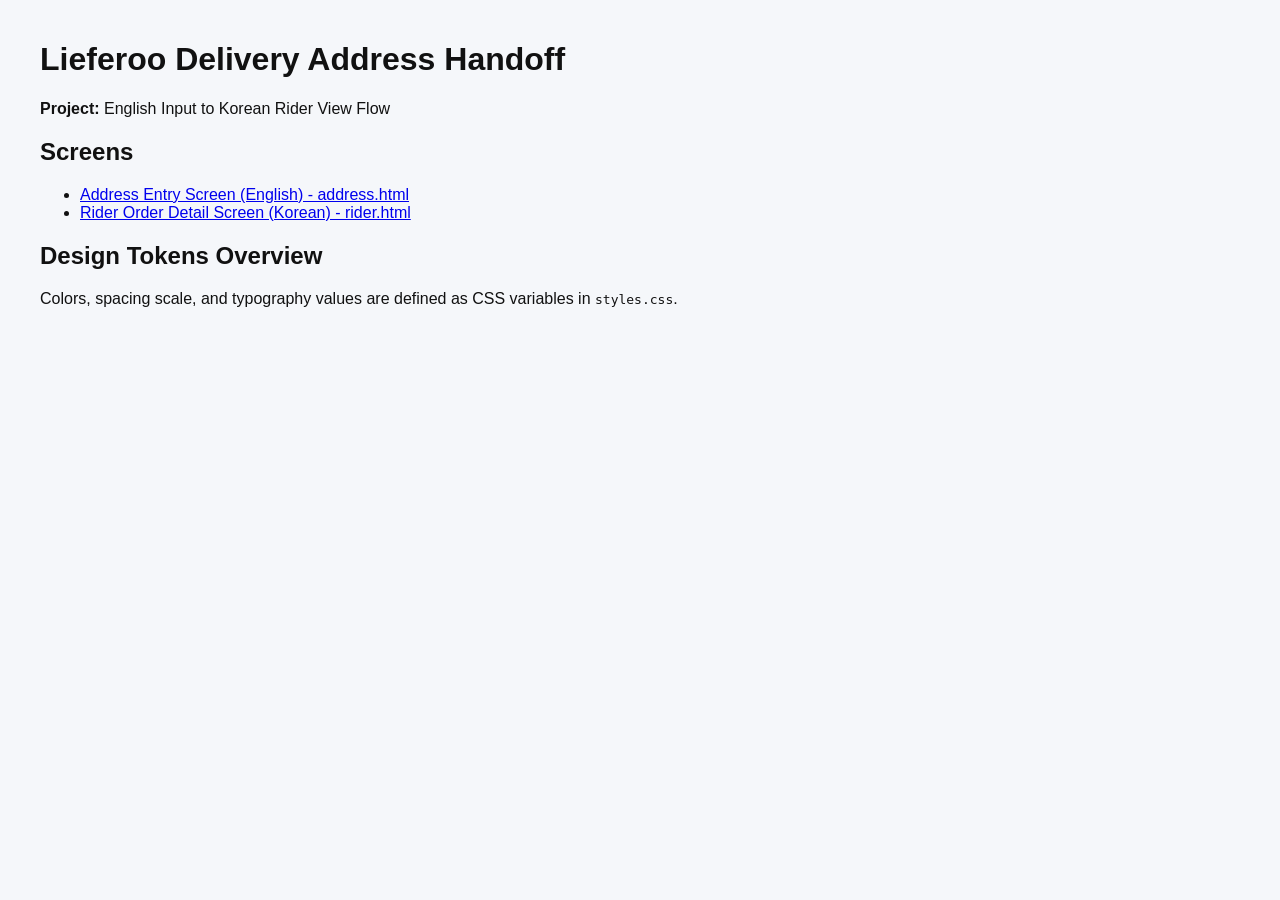
<file: index.html>
<!DOCTYPE html>
<html lang="en">
<head>
  <meta charset="UTF-8">
  <title>Lieferoo Design Handoff Cover</title>
  <link rel="stylesheet" href="styles.css">
</head>
<body>
  <div class="container">
    <h1>Lieferoo Delivery Address Handoff</h1>
    <p><strong>Project:</strong> English Input to Korean Rider View Flow</p>
    
    <h2>Screens</h2>
    <ul>
      <li><a href="address.html">Address Entry Screen (English) - address.html</a></li>
      <li><a href="rider.html">Rider Order Detail Screen (Korean) - rider.html</a></li>
    </ul>

    <h2>Design Tokens Overview</h2>
    <p>Colors, spacing scale, and typography values are defined as CSS variables in <code>styles.css</code>.</p>
  </div>
</body>
</html>
</file>
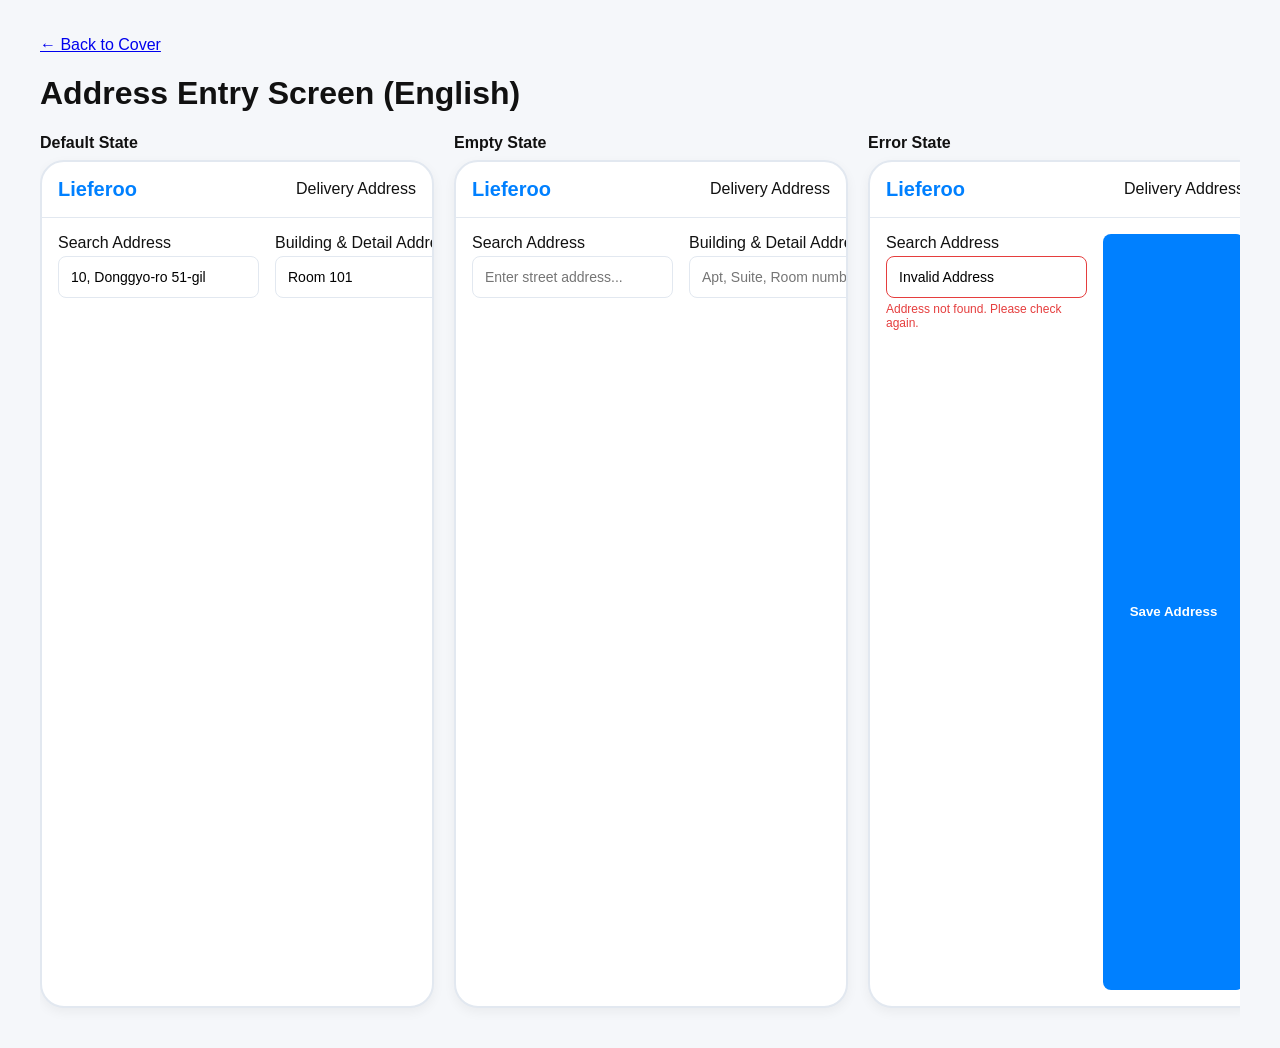
<file: address.html>
<!DOCTYPE html>
<html lang="en">
<head>
  <meta charset="UTF-8">
  <title>Address Entry Screen (English)</title>
  <link rel="stylesheet" href="styles.css">
</head>
<body>
  <div class="container">
    <p><a href="index.html">&larr; Back to Cover</a></p>
    <h1>Address Entry Screen (English)</h1>
    
    <div class="states-grid">
      <!-- Default State -->
      <div class="state-column">
        <div class="state-title">Default State</div>
        <div class="phone-frame">
          <div class="phone-header">
            <span class="logo">Lieferoo</span>
            <span>Delivery Address</span>
          </div>
          <div class="phone-content">
            <div class="input-group">
              <label>Search Address</label>
              <input type="text" class="input-field" value="10, Donggyo-ro 51-gil">
            </div>
            <div class="input-group">
              <label>Building & Detail Address</label>
              <input type="text" class="input-field" value="Room 101">
            </div>
            <div class="input-group">
              <label>Delivery Note for Rider</label>
              <input type="text" class="input-field" value="Please leave at the door">
            </div>
            <button class="btn-primary">Save Address</button>
          </div>
        </div>
      </div>

      <!-- Empty State -->
      <div class="state-column">
        <div class="state-title">Empty State</div>
        <div class="phone-frame">
          <div class="phone-header">
            <span class="logo">Lieferoo</span>
            <span>Delivery Address</span>
          </div>
          <div class="phone-content">
            <div class="input-group">
              <label>Search Address</label>
              <input type="text" class="input-field" placeholder="Enter street address...">
            </div>
            <div class="input-group">
              <label>Building & Detail Address</label>
              <input type="text" class="input-field" placeholder="Apt, Suite, Room number">
            </div>
            <div class="input-group">
              <label>Delivery Note for Rider</label>
              <input type="text" class="input-field" placeholder="e.g. Leave at door">
            </div>
            <button class="btn-primary">Save Address</button>
          </div>
        </div>
      </div>

      <!-- Error State -->
      <div class="state-column">
        <div class="state-title">Error State</div>
        <div class="phone-frame">
          <div class="phone-header">
            <span class="logo">Lieferoo</span>
            <span>Delivery Address</span>
          </div>
          <div class="phone-content">
            <div class="input-group">
              <label>Search Address</label>
              <input type="text" class="input-field error" value="Invalid Address">
              <span class="error-message">Address not found. Please check again.</span>
            </div>
            <button class="btn-primary">Save Address</button>
          </div>
        </div>
      </div>
    </div>
  </div>
</body>
</html>
</file>
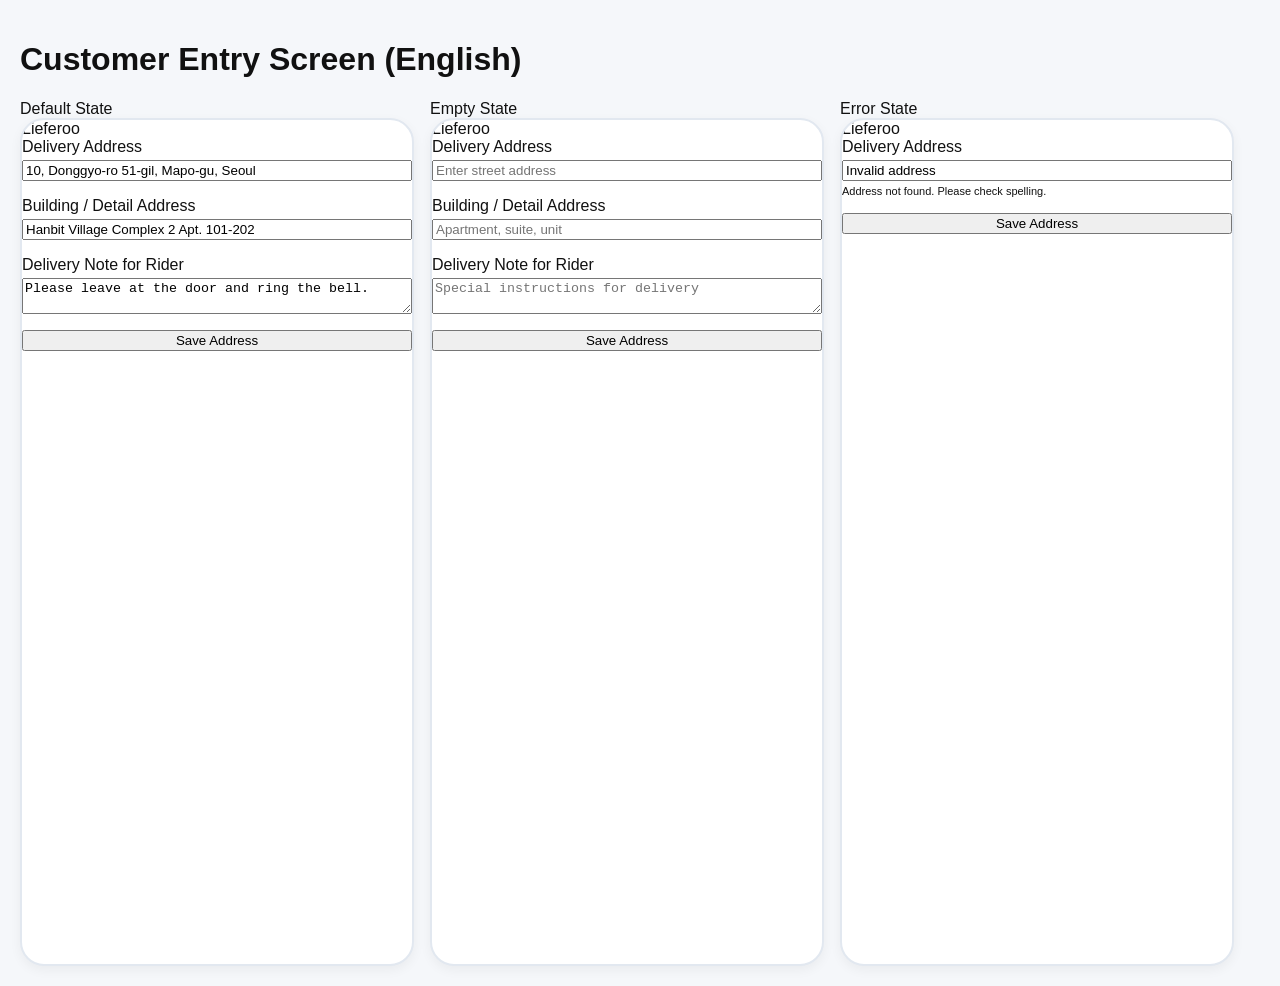
<file: customer_entry.html>
<!DOCTYPE html>
<html>
<head><meta charset="UTF-8"><title>Customer Entry Screen</title><link rel="stylesheet" href="styles.css"></head>
<body>
  <h1>Customer Entry Screen (English)</h1>
  <div style="display:flex; gap:16px;">
    <div>
      <div class="state-label">Default State</div>
      <div class="phone-frame">
        <div class="header">Lieferoo</div>
        <div class="input-group">
          <label>Delivery Address</label>
          <input type="text" value="10, Donggyo-ro 51-gil, Mapo-gu, Seoul">
        </div>
        <div class="input-group">
          <label>Building / Detail Address</label>
          <input type="text" value="Hanbit Village Complex 2 Apt. 101-202">
        </div>
        <div class="input-group">
          <label>Delivery Note for Rider</label>
          <textarea>Please leave at the door and ring the bell.</textarea>
        </div>
        <button class="btn">Save Address</button>
      </div>
    </div>
    <div>
      <div class="state-label">Empty State</div>
      <div class="phone-frame">
        <div class="header">Lieferoo</div>
        <div class="input-group">
          <label>Delivery Address</label>
          <input type="text" placeholder="Enter street address">
        </div>
        <div class="input-group">
          <label>Building / Detail Address</label>
          <input type="text" placeholder="Apartment, suite, unit">
        </div>
        <div class="input-group">
          <label>Delivery Note for Rider</label>
          <textarea placeholder="Special instructions for delivery"></textarea>
        </div>
        <button class="btn">Save Address</button>
      </div>
    </div>
    <div>
      <div class="state-label">Error State</div>
      <div class="phone-frame">
        <div class="header">Lieferoo</div>
        <div class="input-group error">
          <label>Delivery Address</label>
          <input type="text" value="Invalid address">
          <span style="color:var(--error-color); font-size:11px;">Address not found. Please check spelling.</span>
        </div>
        <button class="btn">Save Address</button>
      </div>
    </div>
  </div>
</body>
</html>
</file>
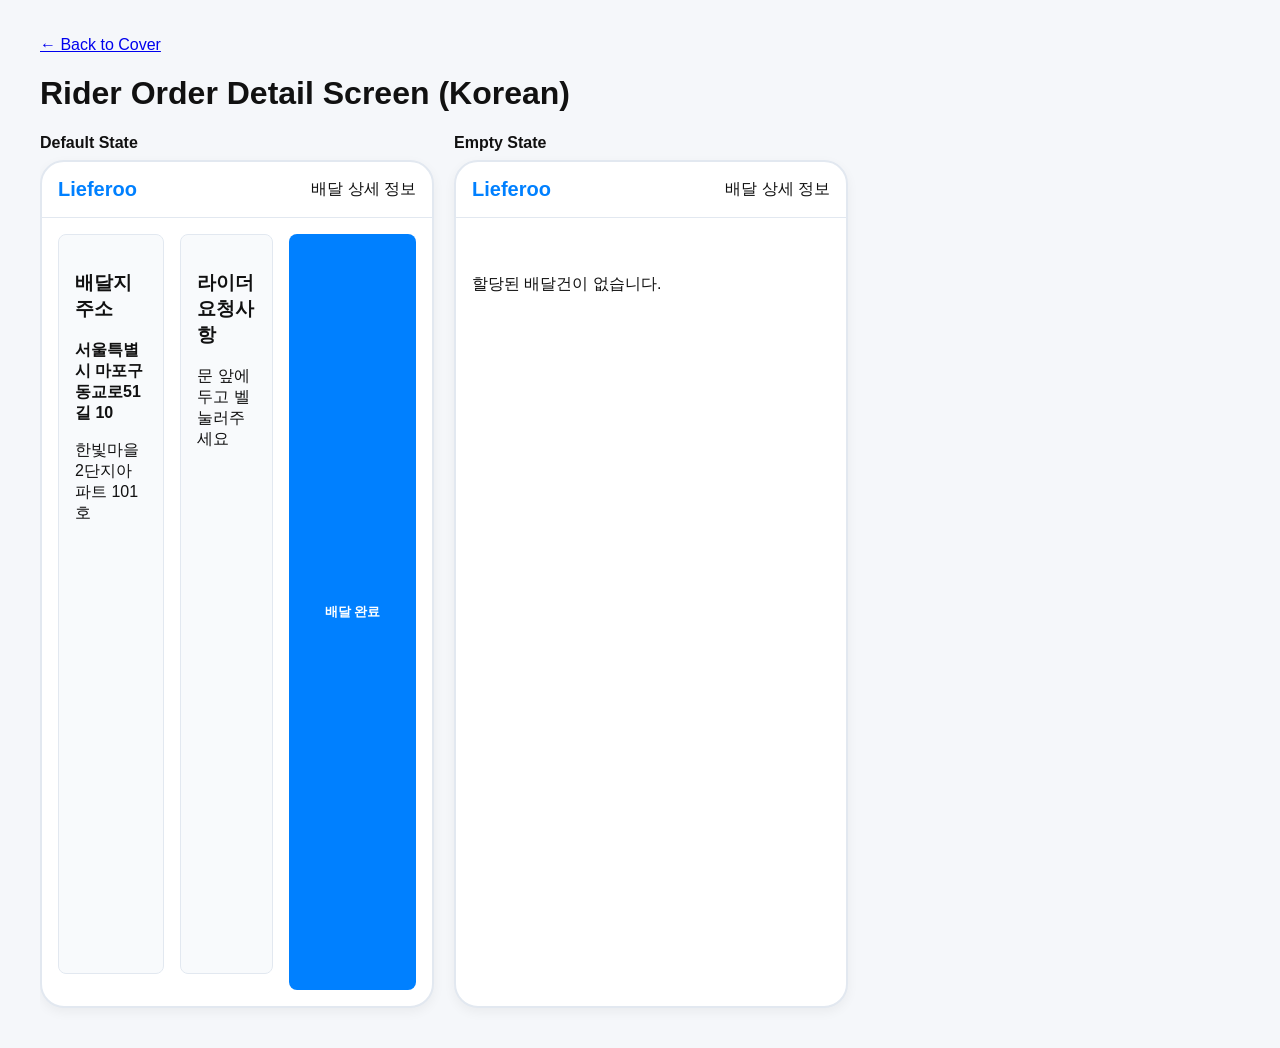
<file: rider.html>
<!DOCTYPE html>
<html lang="ko">
<head>
  <meta charset="UTF-8">
  <title>Rider Order Detail Screen (Korean)</title>
  <link rel="stylesheet" href="styles.css">
</head>
<body>
  <div class="container">
    <p><a href="index.html">&larr; Back to Cover</a></p>
    <h1>Rider Order Detail Screen (Korean)</h1>
    
    <div class="states-grid">
      <!-- Default State -->
      <div class="state-column">
        <div class="state-title">Default State</div>
        <div class="phone-frame">
          <div class="phone-header">
            <span class="logo">Lieferoo</span>
            <span>배달 상세 정보</span>
          </div>
          <div class="phone-content">
            <div class="card">
              <h3>배달지 주소</h3>
              <p><strong>서울특별시 마포구 동교로51길 10</strong></p>
              <p>한빛마을2단지아파트 101호</p>
            </div>
            <div class="card">
              <h3>라이더 요청사항</h3>
              <p>문 앞에 두고 벨 눌러주세요</p>
            </div>
            <button class="btn-primary">배달 완료</button>
          </div>
        </div>
      </div>

      <!-- Empty State -->
      <div class="state-column">
        <div class="state-title">Empty State</div>
        <div class="phone-frame">
          <div class="phone-header">
            <span class="logo">Lieferoo</span>
            <span>배달 상세 정보</span>
          </div>
          <div class="phone-content">
            <p style="text-align: center; margin-top: 40px;">할당된 배달건이 없습니다.</p>
          </div>
        </div>
      </div>
    </div>
  </div>
</body>
</html>
</file>
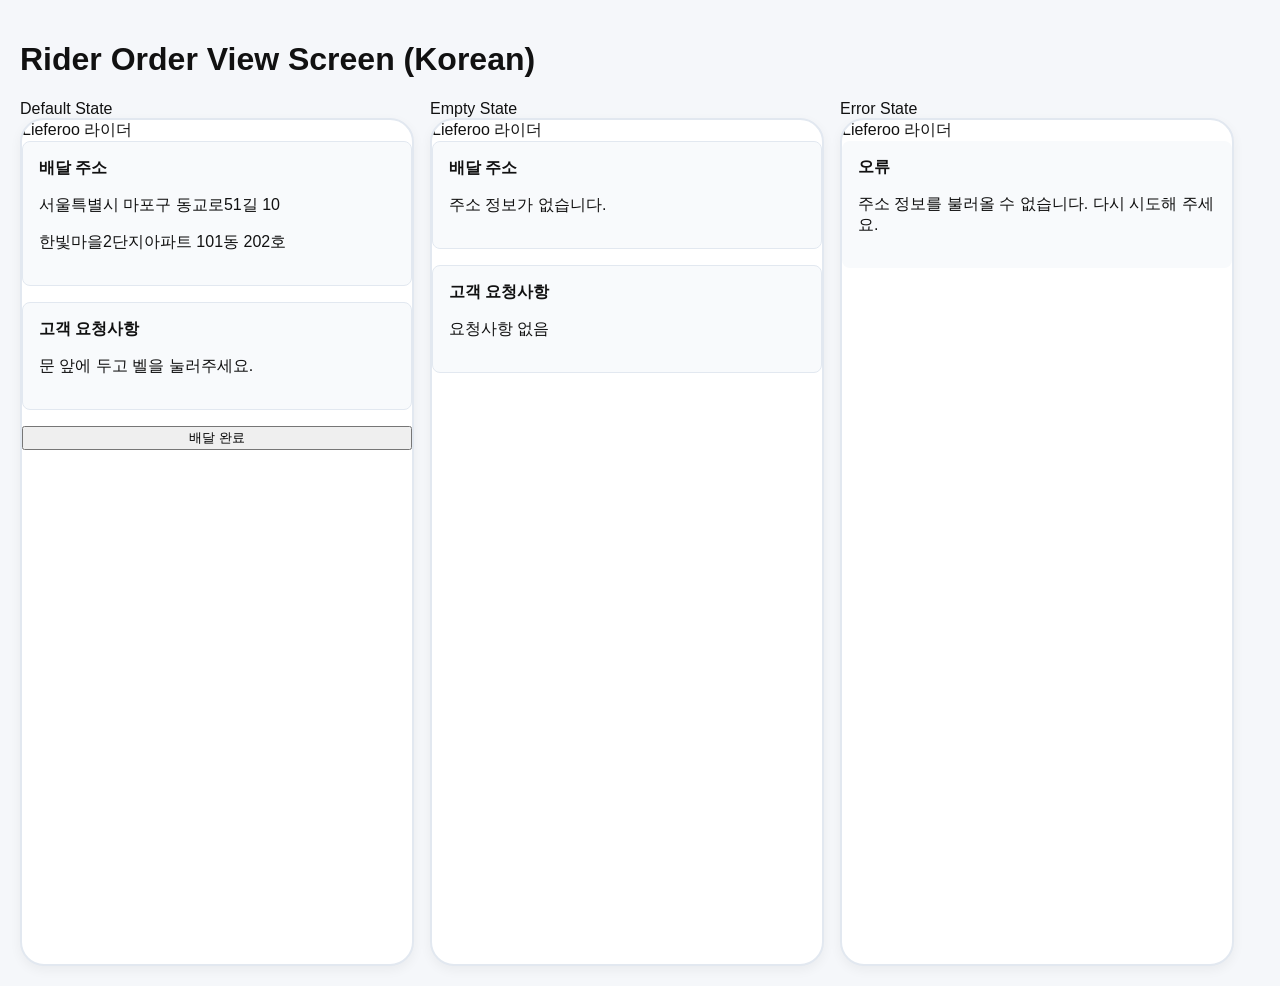
<file: rider_view.html>
<!DOCTYPE html>
<html>
<head><meta charset="UTF-8"><title>Rider Order View Screen</title><link rel="stylesheet" href="styles.css"></head>
<body>
  <h1>Rider Order View Screen (Korean)</h1>
  <div style="display:flex; gap:16px;">
    <div>
      <div class="state-label">Default State</div>
      <div class="phone-frame">
        <div class="header">Lieferoo 라이더</div>
        <div class="card">
          <strong>배달 주소</strong>
          <p>서울특별시 마포구 동교로51길 10</p>
          <p>한빛마을2단지아파트 101동 202호</p>
        </div>
        <div class="card">
          <strong>고객 요청사항</strong>
          <p>문 앞에 두고 벨을 눌러주세요.</p>
        </div>
        <button class="btn">배달 완료</button>
      </div>
    </div>
    <div>
      <div class="state-label">Empty State</div>
      <div class="phone-frame">
        <div class="header">Lieferoo 라이더</div>
        <div class="card">
          <strong>배달 주소</strong>
          <p>주소 정보가 없습니다.</p>
        </div>
        <div class="card">
          <strong>고객 요청사항</strong>
          <p>요청사항 없음</p>
        </div>
      </div>
    </div>
    <div>
      <div class="state-label">Error State</div>
      <div class="phone-frame">
        <div class="header">Lieferoo 라이더</div>
        <div class="card" style="border: 1px solid var(--error-color);">
          <strong>오류</strong>
          <p style="color:var(--error-color);">주소 정보를 불러올 수 없습니다. 다시 시도해 주세요.</p>
        </div>
      </div>
    </div>
  </div>
</body>
</html>
</file>
<file: styles.css>
:root {
  --color-primary: #0080FF;
  --color-background: #F5F7FA;
  --color-surface: #FFFFFF;
  --color-text-main: #111111;
  --color-text-muted: #666666;
  --color-error: #E53E3E;
  --color-border: #E2E8F0;
  --spacing-xs: 4px;
  --spacing-sm: 8px;
  --spacing-md: 16px;
  --spacing-lg: 24px;
  --radius-md: 8px;
  --font-family: sans-serif;
}

body {
  font-family: var(--font-family);
  background-color: var(--color-background);
  color: var(--color-text-main);
  margin: 0;
  padding: 20px;
}

.container {
  max-width: 1200px;
  margin: 0 auto;
}

.logo {
  font-weight: bold;
  font-size: 20px;
  color: var(--color-primary);
}

.states-grid {
  display: flex;
  gap: 20px;
  overflow-x: auto;
  padding-bottom: 20px;
}

.state-column {
  flex: 0 0 390px;
}

.state-title {
  font-weight: bold;
  margin-bottom: 8px;
}

.phone-frame {
  width: 390px;
  height: 844px;
  background: var(--color-surface);
  border: 2px solid var(--color-border);
  border-radius: 24px;
  box-shadow: 0 4px 12px rgba(0,0,0,0.05);
  overflow: hidden;
  display: flex;
  flex-direction: column;
}

.phone-header {
  padding: var(--spacing-md);
  border-bottom: 1px solid var(--color-border);
  display: flex;
  justify-content: space-between;
  align-items: center;
}

.phone-content {
  padding: var(--spacing-md);
  flex: 1;
  display: flex;
  flex-direction: flex-col;
  gap: var(--spacing-md);
}

.input-group {
  display: flex;
  flex-direction: column;
  gap: var(--spacing-xs);
  margin-bottom: var(--spacing-md);
}

.input-field {
  padding: 12px;
  border: 1px solid var(--color-border);
  border-radius: var(--radius-md);
  font-size: 14px;
}

.input-field.error {
  border-color: var(--color-error);
}

.error-message {
  color: var(--color-error);
  font-size: 12px;
}

.btn-primary {
  background: var(--color-primary);
  color: white;
  border: none;
  padding: 14px;
  border-radius: var(--radius-md);
  font-weight: bold;
  cursor: pointer;
  width: 100%;
}

.card {
  background: #F8FAFC;
  border: 1px solid var(--color-border);
  padding: var(--spacing-md);
  border-radius: var(--radius-md);
  margin-bottom: var(--spacing-md);
}
</file>
